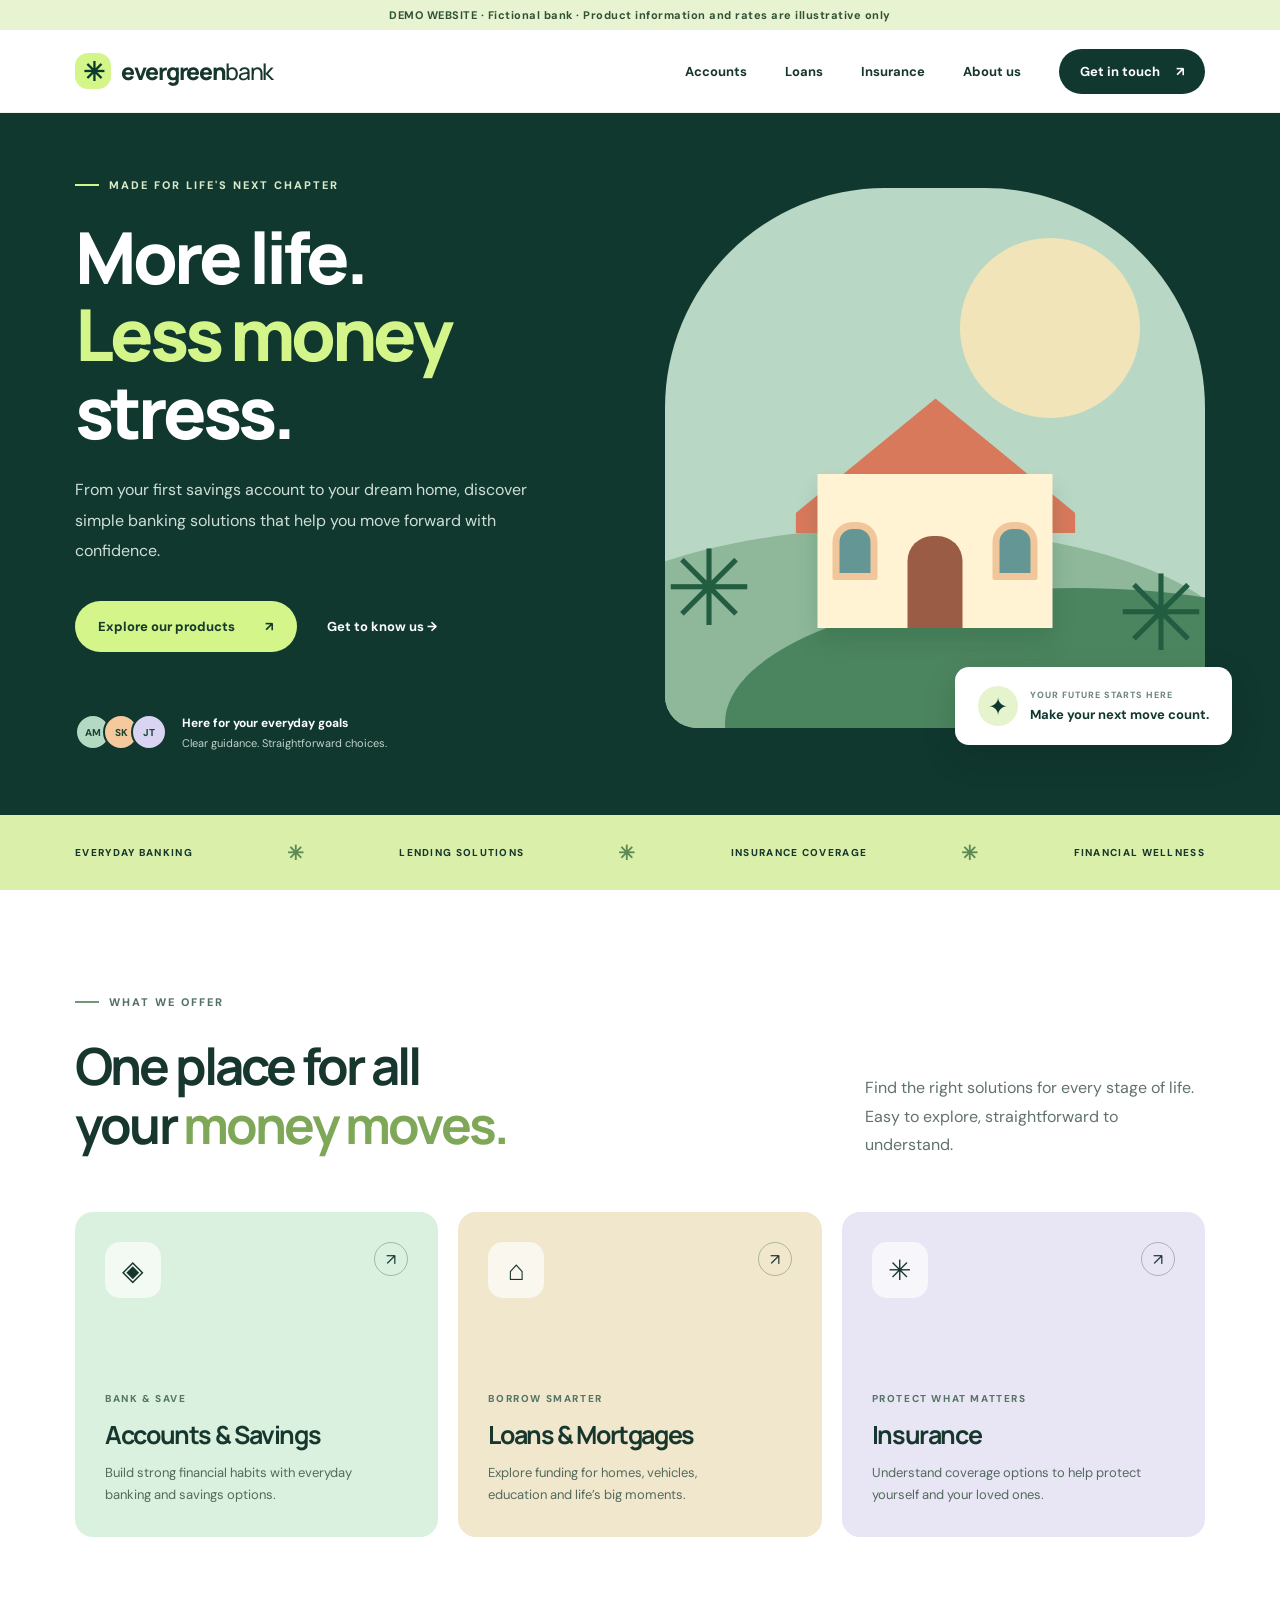
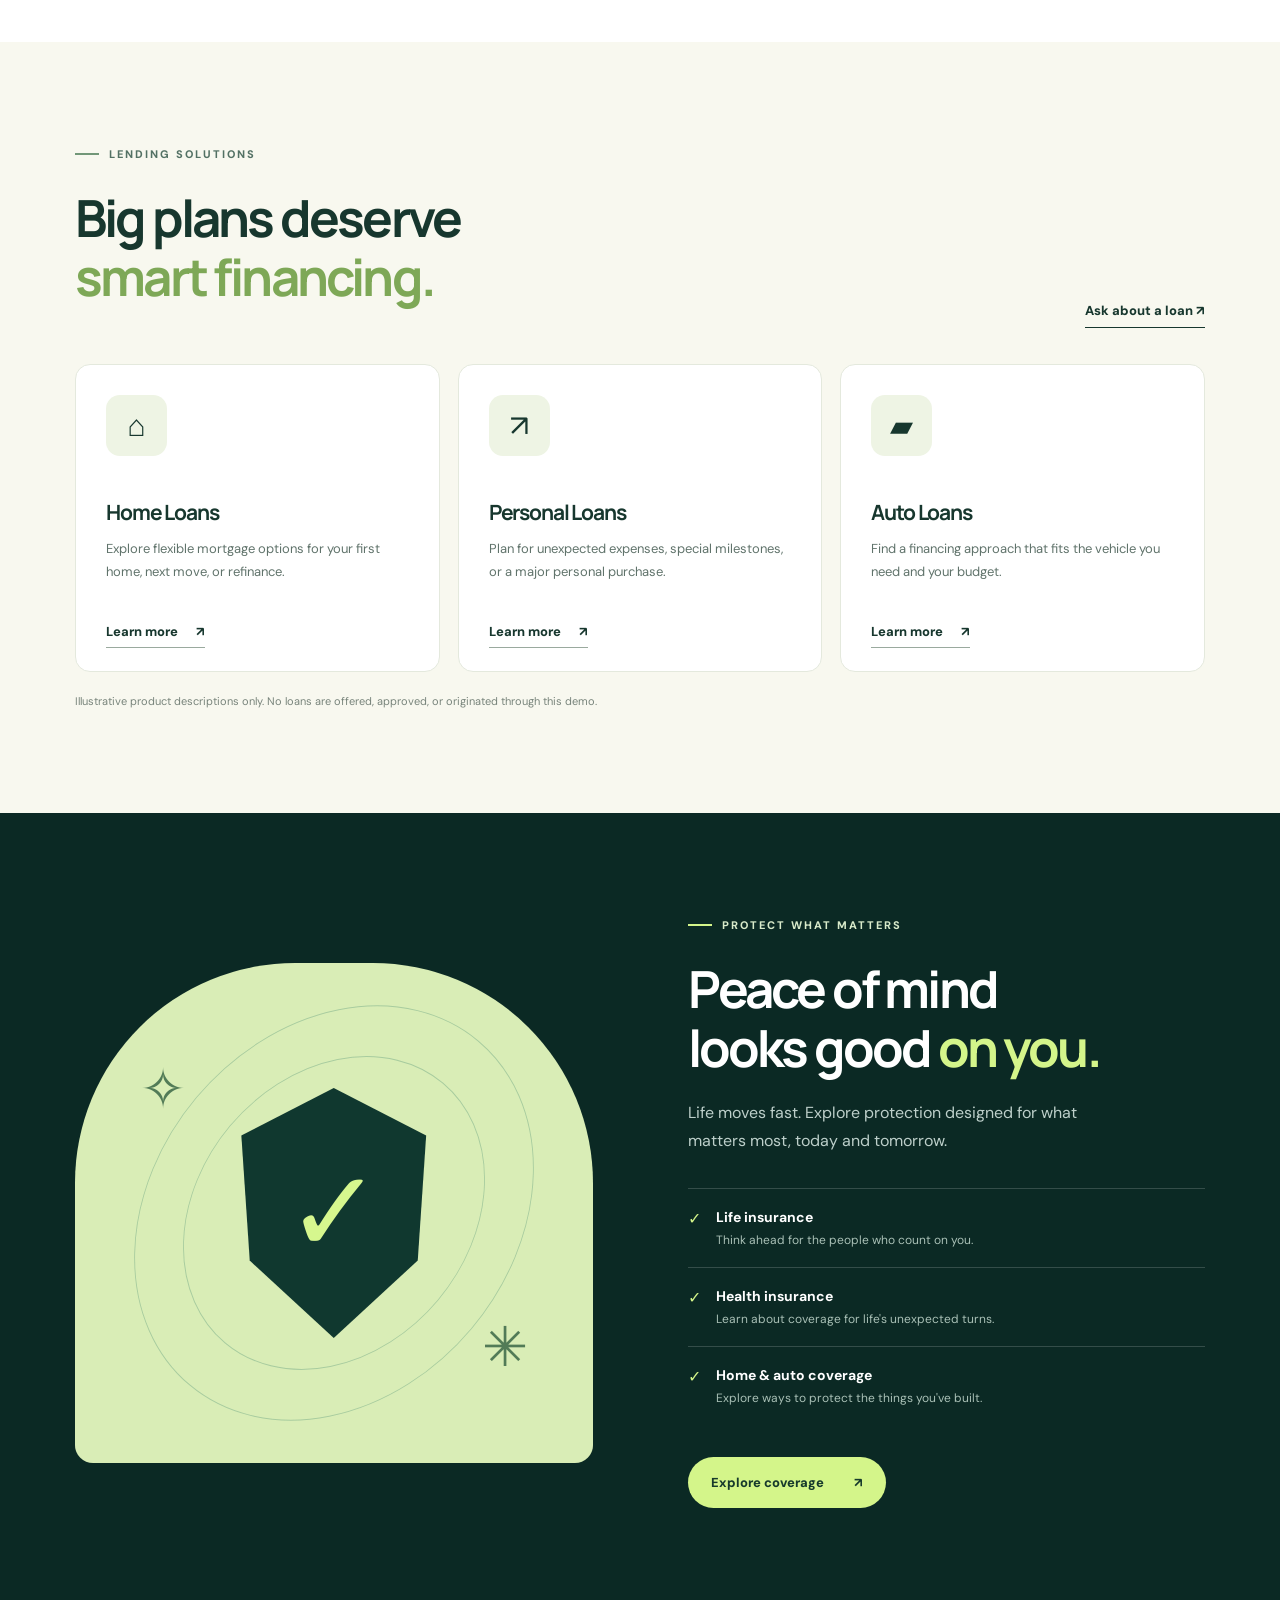
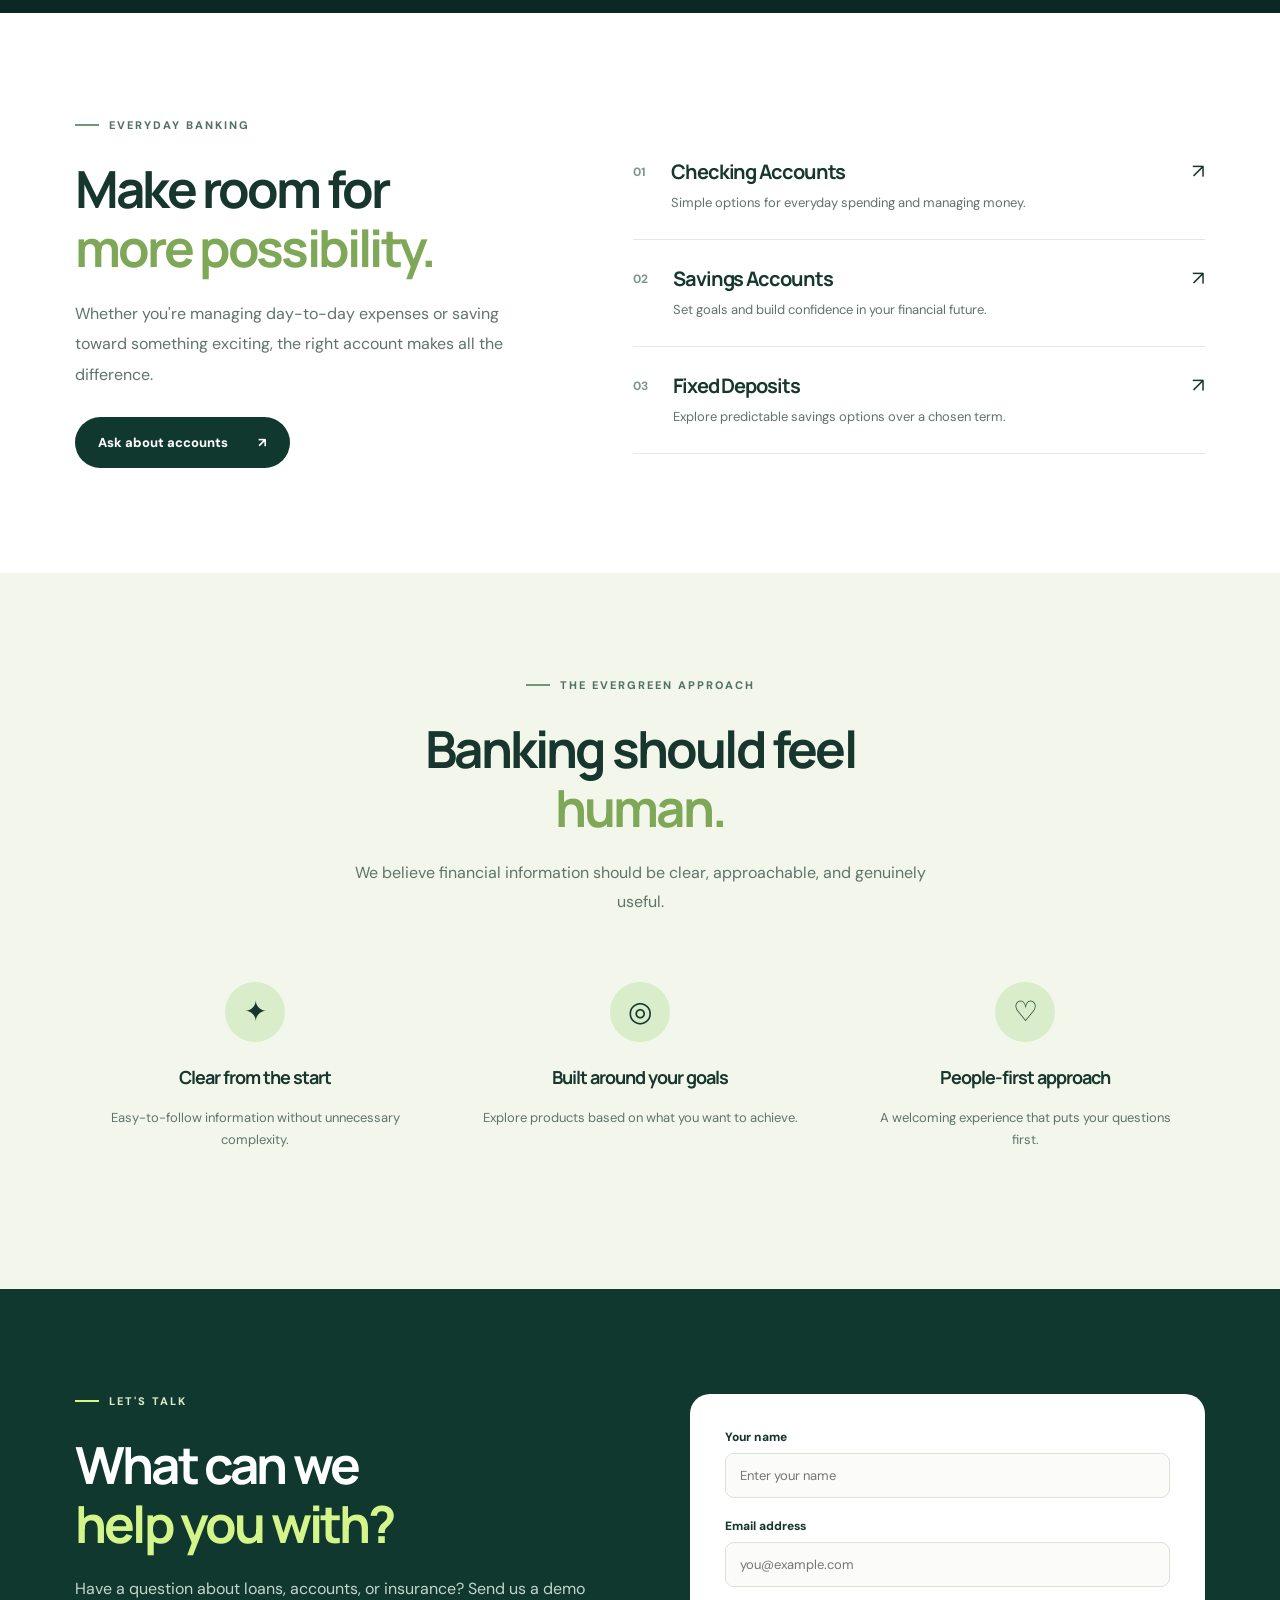
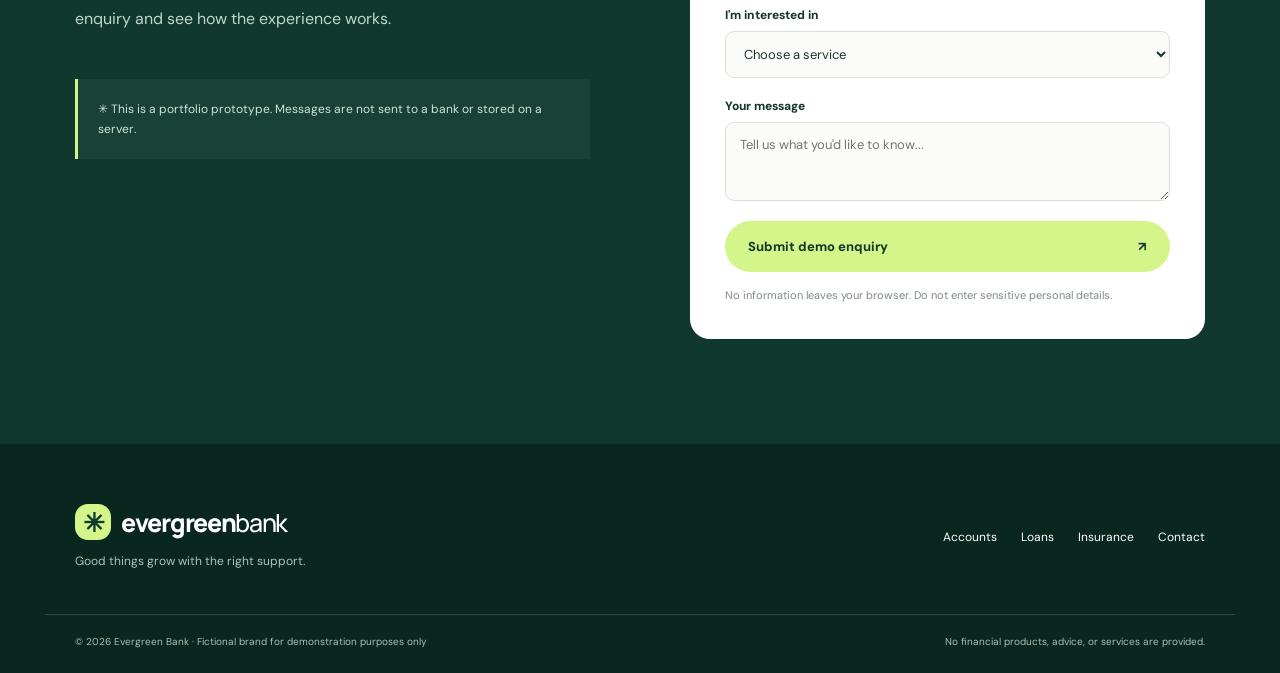
<file: index.html>
<!doctype html>
<html lang="en">
<head>
  <meta charset="UTF-8"><meta name="viewport" content="width=device-width, initial-scale=1">
  <meta name="theme-color" content="#10352c">
  <meta name="description" content="Evergreen Bank — explore everyday banking, home loans, personal loans, insurance and savings solutions. Fictional demo website.">
  <title>Evergreen Bank | Banking for what matters</title>
  <link rel="preconnect" href="https://fonts.googleapis.com"><link rel="preconnect" href="https://fonts.gstatic.com" crossorigin>
  <link href="https://fonts.googleapis.com/css2?family=DM+Sans:wght@400;500;600;700&family=Manrope:wght@400;500;600;700;800&display=swap" rel="stylesheet">
  <link rel="stylesheet" href="styles.css">
</head>
<body>
  <div class="demo-ribbon">DEMO WEBSITE · Fictional bank · Product information and rates are illustrative only</div>
  <header class="site-header"><div class="container header-inner">
    <a href="#home" class="logo" aria-label="Evergreen Bank home"><span class="logo-icon">✳</span><span>evergreen<span class="logo-bank">bank</span></span></a>
    <button class="mobile-toggle" id="menu-toggle" aria-controls="site-nav" aria-expanded="false" aria-label="Toggle navigation">☰</button>
    <nav id="site-nav" class="navigation" aria-label="Main navigation"><a href="#accounts">Accounts</a><a href="#loans">Loans</a><a href="#insurance">Insurance</a><a href="#why-us">About us</a><a class="nav-cta" href="#contact">Get in touch <span>↗</span></a></nav>
  </div></header>
  <main>
    <section id="home" class="hero"><div class="container hero-grid"><div class="hero-copy"><div class="eyebrow"><span class="eyebrow-line"></span> MADE FOR LIFE'S NEXT CHAPTER</div><h1>More life.<br><em>Less money</em><br>stress.</h1><p>From your first savings account to your dream home, discover simple banking solutions that help you move forward with confidence.</p><div class="hero-actions"><a class="button button-lime" href="#products">Explore our products <span>↗</span></a><a href="#why-us" class="text-link">Get to know us <span>→</span></a></div><div class="trust-row"><div class="avatar-stack"><span>AM</span><span>SK</span><span>JT</span></div><div><strong>Here for your everyday goals</strong><small>Clear guidance. Straightforward choices.</small></div></div></div><div class="hero-visual" aria-label="Stylized image of a modern home"><div class="hero-art"><div class="sun"></div><div class="hill hill-back"></div><div class="hill hill-front"></div><div class="house"><div class="roof"></div><div class="building"><div class="window window-left"></div><div class="door"></div><div class="window window-right"></div></div></div><div class="tree tree-left">✳</div><div class="tree tree-right">✳</div></div><div class="hero-float"><span class="float-symbol">✦</span><div><small>YOUR FUTURE STARTS HERE</small><strong>Make your next move count.</strong></div></div></div></div></section>
    <section class="quick-strip" aria-label="Banking highlights"><div class="container quick-inner"><span>EVERYDAY BANKING</span><span class="separator">✳</span><span>LENDING SOLUTIONS</span><span class="separator">✳</span><span>INSURANCE COVERAGE</span><span class="separator">✳</span><span>FINANCIAL WELLNESS</span></div></section>
    <section id="products" class="section products"><div class="container"><div class="section-top"><div><div class="eyebrow dark"><span class="eyebrow-line"></span> WHAT WE OFFER</div><h2>One place for all<br>your <em>money moves.</em></h2></div><p>Find the right solutions for every stage of life. Easy to explore, straightforward to understand.</p></div><div class="product-grid">
      <a class="product-card card-account" href="#accounts"><div class="product-top"><span class="card-icon">◈</span><span class="card-arrow">↗</span></div><div><span class="product-kicker">BANK & SAVE</span><h3>Accounts & Savings</h3><p>Build strong financial habits with everyday banking and savings options.</p></div></a>
      <a class="product-card card-loan" href="#loans"><div class="product-top"><span class="card-icon">⌂</span><span class="card-arrow">↗</span></div><div><span class="product-kicker">BORROW SMARTER</span><h3>Loans & Mortgages</h3><p>Explore funding for homes, vehicles, education and life’s big moments.</p></div></a>
      <a class="product-card card-insurance" href="#insurance"><div class="product-top"><span class="card-icon">✳</span><span class="card-arrow">↗</span></div><div><span class="product-kicker">PROTECT WHAT MATTERS</span><h3>Insurance</h3><p>Understand coverage options to help protect yourself and your loved ones.</p></div></a>
    </div></div></section>
    <section id="loans" class="section loans-section"><div class="container"><div class="section-top"><div><div class="eyebrow dark"><span class="eyebrow-line"></span> LENDING SOLUTIONS</div><h2>Big plans deserve<br><em>smart financing.</em></h2></div><a href="#contact" class="inline-link">Ask about a loan <span>↗</span></a></div><div class="detail-grid"><article class="detail-card"><div class="detail-icon">⌂</div><h3>Home Loans</h3><p>Explore flexible mortgage options for your first home, next move, or refinance.</p><a href="#contact">Learn more <span>↗</span></a></article><article class="detail-card"><div class="detail-icon">↗</div><h3>Personal Loans</h3><p>Plan for unexpected expenses, special milestones, or a major personal purchase.</p><a href="#contact">Learn more <span>↗</span></a></article><article class="detail-card"><div class="detail-icon">▰</div><h3>Auto Loans</h3><p>Find a financing approach that fits the vehicle you need and your budget.</p><a href="#contact">Learn more <span>↗</span></a></article></div><p class="fine-print">Illustrative product descriptions only. No loans are offered, approved, or originated through this demo.</p></div></section>
    <section id="insurance" class="insurance-section section"><div class="container insurance-grid"><div class="insurance-image"><div class="insurance-art"><div class="shield">✓</div><div class="orbit orbit-one"></div><div class="orbit orbit-two"></div><span class="art-star star1">✧</span><span class="art-star star2">✳</span></div></div><div class="insurance-copy"><div class="eyebrow"><span class="eyebrow-line"></span> PROTECT WHAT MATTERS</div><h2>Peace of mind<br>looks good <em>on you.</em></h2><p>Life moves fast. Explore protection designed for what matters most, today and tomorrow.</p><div class="insurance-list"><div><span>✓</span><div><strong>Life insurance</strong><small>Think ahead for the people who count on you.</small></div></div><div><span>✓</span><div><strong>Health insurance</strong><small>Learn about coverage for life's unexpected turns.</small></div></div><div><span>✓</span><div><strong>Home & auto coverage</strong><small>Explore ways to protect the things you've built.</small></div></div></div><a class="button button-lime" href="#contact">Explore coverage <span>↗</span></a></div></div></section>
    <section id="accounts" class="section accounts-section"><div class="container accounts-grid"><div><div class="eyebrow dark"><span class="eyebrow-line"></span> EVERYDAY BANKING</div><h2>Make room for<br><em>more possibility.</em></h2><p>Whether you're managing day-to-day expenses or saving toward something exciting, the right account makes all the difference.</p><a class="button button-dark" href="#contact">Ask about accounts <span>↗</span></a></div><div class="account-options"><div><span class="account-number">01</span><div><h3>Checking Accounts</h3><p>Simple options for everyday spending and managing money.</p></div><span class="option-arrow">↗</span></div><div><span class="account-number">02</span><div><h3>Savings Accounts</h3><p>Set goals and build confidence in your financial future.</p></div><span class="option-arrow">↗</span></div><div><span class="account-number">03</span><div><h3>Fixed Deposits</h3><p>Explore predictable savings options over a chosen term.</p></div><span class="option-arrow">↗</span></div></div></div></section>
    <section id="why-us" class="section why-section"><div class="container"><div class="center-header"><div class="eyebrow dark"><span class="eyebrow-line"></span> THE EVERGREEN APPROACH</div><h2>Banking should feel<br><em>human.</em></h2><p>We believe financial information should be clear, approachable, and genuinely useful.</p></div><div class="why-grid"><article><span>✦</span><h3>Clear from the start</h3><p>Easy-to-follow information without unnecessary complexity.</p></article><article><span>◎</span><h3>Built around your goals</h3><p>Explore products based on what you want to achieve.</p></article><article><span>♡</span><h3>People-first approach</h3><p>A welcoming experience that puts your questions first.</p></article></div></div></section>
    <section id="contact" class="section contact-section"><div class="container contact-grid"><div><div class="eyebrow"><span class="eyebrow-line"></span> LET'S TALK</div><h2>What can we<br><em>help you with?</em></h2><p>Have a question about loans, accounts, or insurance? Send us a demo enquiry and see how the experience works.</p><div class="contact-hint">✳ This is a portfolio prototype. Messages are not sent to a bank or stored on a server.</div></div><form id="enquiry-form" class="enquiry-form"><label for="full-name">Your name</label><input required id="full-name" maxlength="80" name="name" placeholder="Enter your name" autocomplete="name"><label for="email">Email address</label><input required id="email" type="email" name="email" maxlength="120" placeholder="you@example.com" autocomplete="email"><label for="interest">I'm interested in</label><select id="interest" name="interest" required><option value="">Choose a service</option><option>Home loans</option><option>Personal loans</option><option>Auto loans</option><option>Savings & accounts</option><option>Insurance</option><option>General enquiry</option></select><label for="message">Your message</label><textarea id="message" name="message" rows="3" maxlength="600" placeholder="Tell us what you'd like to know..."></textarea><button type="submit" class="button button-lime">Submit demo enquiry <span>↗</span></button><p class="form-note" id="form-status" role="status" aria-live="polite">No information leaves your browser. Do not enter sensitive personal details.</p></form></div></section>
  </main>
  <footer class="footer"><div class="container footer-main"><div><a href="#home" class="logo logo-footer"><span class="logo-icon">✳</span><span>evergreen<span class="logo-bank">bank</span></span></a><p>Good things grow with the right support.</p></div><div class="footer-links"><a href="#accounts">Accounts</a><a href="#loans">Loans</a><a href="#insurance">Insurance</a><a href="#contact">Contact</a></div></div><div class="container footer-bottom"><span>© <span id="year"></span> Evergreen Bank · Fictional brand for demonstration purposes only</span><span>No financial products, advice, or services are provided.</span></div></footer>
<script type="text/javascript" charset="utf-8">
(function (g, e, n, es, ys) {
  g['_genesysJs'] = e;
  g[e] = g[e] || function () {
    (g[e].q = g[e].q || []).push(arguments)
  };
  g[e].t = 1 * new Date();
  g[e].c = es;
  ys = document.createElement('script');
  ys.async = 1;
  ys.src = n;
  ys.charset = 'utf-8';
  document.head.appendChild(ys);
})(window, 'Genesys',
'https://apps.usw2.pure.cloud/genesys-bootstrap/genesys.min.js',
{
  environment: 'prod-usw2',
  deploymentId: '5e1f7968-f9c7-4ad5-9e55-b31b59b777b8'
});
</script>

<script src="app.js"></script>
</body>
</html>
</file>
<file: styles.css>
:root{--dark:#10382f;--deep:#0b2924;--lime:#d4f58a;--cream:#f8f8ef;--text:#17372e;--muted:#60736b;--border:#e4e9dd}*{box-sizing:border-box}html{scroll-behavior:smooth}body{margin:0;color:var(--text);font-family:'DM Sans',Arial,sans-serif;background:#fff}h1,h2,h3,p{margin-top:0}a{color:inherit;text-decoration:none}button,input,select,textarea{font:inherit}button,a,input,select,textarea{outline-offset:3px}.container{max-width:1190px;margin:auto;padding:0 30px}.demo-ribbon{background:#e8f3d1;color:#305236;text-align:center;font-size:11px;font-weight:700;letter-spacing:.045em;padding:8px 14px}.site-header{position:sticky;top:0;z-index:50;background:#fff;border-bottom:1px solid #eff1ea}.header-inner{display:flex;justify-content:space-between;align-items:center;height:82px}.logo{display:flex;align-items:center;gap:10px;font-family:Manrope,sans-serif;font-weight:800;font-size:23px;letter-spacing:-1.3px}.logo-bank{font-weight:500}.logo-icon{display:grid;place-items:center;color:#0e3a2e;background:var(--lime);border-radius:13px;width:36px;height:36px;font-size:26px;line-height:1}.navigation{display:flex;align-items:center;gap:38px;font-weight:700;font-size:13px}.navigation>a:hover,.text-link:hover,.inline-link:hover{opacity:.7}.nav-cta{padding:14px 21px;background:var(--dark);color:white;border-radius:100px}.nav-cta span{padding-left:13px}.mobile-toggle{display:none;border:0;background:none;font-size:26px;cursor:pointer}.hero{background:var(--dark);color:#fff;overflow:hidden}.hero-grid{display:grid;grid-template-columns:1fr 1fr;min-height:615px;align-items:center;gap:50px;padding-top:65px;padding-bottom:65px}.eyebrow{display:flex;gap:10px;align-items:center;color:#d8eaca;font-size:11px;letter-spacing:2px;font-weight:800;margin-bottom:27px}.eyebrow-line{width:24px;height:2px;background:var(--lime)}.eyebrow.dark{color:#537164}.eyebrow.dark .eyebrow-line{background:#729778}h1,h2,h3{font-family:Manrope,sans-serif;letter-spacing:-.055em}h1{font-size:clamp(54px,5.6vw,88px);font-weight:800;line-height:1.08;margin-bottom:24px}h1 em,h2 em{color:var(--lime);font-style:normal}h2{font-size:clamp(36px,4vw,53px);line-height:1.15;margin-bottom:22px}h2 em{color:#7ea857}.hero-copy>p{max-width:470px;color:#cfdfd7;font-size:16px;line-height:1.9}.hero-actions{display:flex;align-items:center;gap:30px;margin-top:35px}.button{display:inline-flex;justify-content:space-between;align-items:center;gap:30px;border:0;cursor:pointer;border-radius:100px;padding:17px 23px;font-weight:800;font-size:13px;transition:transform .2s}.button:hover{transform:translateY(-2px)}.button-lime{background:var(--lime);color:#173a2c}.button-dark{background:var(--dark);color:#fff}.text-link{font-size:13px;font-weight:700}.trust-row{display:flex;align-items:center;gap:15px;margin-top:62px}.avatar-stack{display:flex;padding-left:8px}.avatar-stack span{display:grid;place-items:center;height:36px;width:36px;border:2px solid #10382f;border-radius:50%;background:#b4d9c2;color:#1b4436;font-size:10px;font-weight:800;margin-left:-8px}.avatar-stack span:nth-child(2){background:#f4c99c}.avatar-stack span:nth-child(3){background:#d9d4f1}.trust-row strong{display:block;font-size:12px}.trust-row small{display:block;color:#c1d3ca;font-size:11px;margin-top:5px}.hero-visual{position:relative;align-self:stretch;min-height:480px;display:flex;align-items:center}.hero-art{position:absolute;inset:10px 0 22px;border-radius:220px 220px 32px 32px;background:#b9d7c5;overflow:hidden}.sun{position:absolute;width:180px;height:180px;border-radius:100%;background:#f2e4b9;right:65px;top:50px}.hill{position:absolute;bottom:-90px;width:130%;height:270px;border-radius:50%}.hill-back{background:#8fb89b;left:-120px;bottom:-70px}.hill-front{background:#4b855f;left:60px;bottom:-130px}.house{position:absolute;bottom:100px;left:50%;transform:translateX(-50%);width:235px;height:235px}.roof{position:absolute;top:5px;left:-22px;width:280px;height:135px;background:#d9795c;clip-path:polygon(50% 0,100% 85%,100% 100%,0 100%,0 85%)}.building{position:absolute;bottom:0;width:235px;height:154px;background:#fff3d4;display:flex;align-items:center;justify-content:space-around;box-shadow:0 15px 20px #23533333}.window{width:45px;height:58px;background:#639695;border:7px solid #f2c69b;border-radius:20px 20px 2px 2px}.door{height:92px;width:55px;align-self:flex-end;background:#9b5c45;border-radius:25px 25px 0 0}.tree{position:absolute;color:#235d41;font-size:105px;bottom:70px}.tree-left{left:0}.tree-right{right:0;bottom:45px}.hero-float{position:absolute;bottom:5px;right:-27px;background:#fff;color:var(--dark);border-radius:14px;padding:19px 23px;display:flex;gap:12px;align-items:center;box-shadow:0 12px 35px #0002}.float-symbol{width:40px;height:40px;background:#e6f4cd;border-radius:50%;display:grid;place-items:center;font-size:24px}.hero-float small,.hero-float strong{display:block}.hero-float small{font-size:9px;letter-spacing:1px;color:#70877a;font-weight:800}.hero-float strong{font-size:13px;margin-top:5px}.quick-strip{background:#d9efaa}.quick-inner{display:flex;justify-content:space-between;align-items:center;gap:12px;min-height:75px;font-size:10px;letter-spacing:1.3px;font-weight:800}.separator{font-size:20px;color:#5c8954}.section{padding:105px 0}.section-top{display:flex;justify-content:space-between;align-items:end;gap:35px;margin-bottom:36px}.section-top>p{max-width:340px;line-height:1.8;color:var(--muted)}.product-grid{display:grid;grid-template-columns:repeat(3,1fr);gap:20px}.product-card{display:flex;flex-direction:column;justify-content:space-between;min-height:325px;padding:30px;border-radius:18px;transition:transform .2s}.product-card:hover{transform:translateY(-5px)}.card-account{background:#d9f1de}.card-loan{background:#f1e7cd}.card-insurance{background:#e8e5f5}.product-top{display:flex;justify-content:space-between;align-items:start}.card-icon{font-size:28px;display:grid;place-items:center;background:#ffffffa8;border-radius:15px;width:56px;height:56px}.card-arrow{border-radius:50%;border:1px solid #5573666f;display:grid;place-items:center;width:34px;height:34px}.product-kicker{font-size:10px;letter-spacing:1.6px;font-weight:800;color:#567565}.product-card h3{font-size:25px;margin:10px 0 10px}.product-card p{max-width:270px;font-size:13px;line-height:1.75;color:#536a5d;margin-bottom:0}.loans-section{background:var(--cream)}.inline-link{font-size:13px;font-weight:800;border-bottom:1px solid;padding-bottom:8px}.detail-grid{display:grid;grid-template-columns:repeat(3,1fr);gap:18px}.detail-card{background:#fff;border:1px solid var(--border);border-radius:15px;padding:30px}.detail-icon{font-size:30px;background:#eef4e4;border-radius:14px;display:grid;place-items:center;width:61px;height:61px;margin-bottom:42px}.detail-card h3{font-size:21px;margin-bottom:11px}.detail-card p{font-size:13px;color:var(--muted);line-height:1.8;min-height:70px}.detail-card a{font-size:13px;font-weight:800;border-bottom:1px solid #9aaa9e;padding-bottom:7px}.detail-card a span{margin-left:15px}.fine-print{font-size:11px;color:#78847b;margin:22px 0 0}.insurance-section{background:var(--deep);color:white}.insurance-grid{display:grid;grid-template-columns:1fr 1fr;align-items:center;gap:95px}.insurance-image{height:500px;background:#d9edb6;border-radius:220px 220px 18px 18px;overflow:hidden}.insurance-art{height:100%;position:relative;display:grid;place-items:center}.shield{position:relative;z-index:2;display:grid;place-items:center;color:#d6f78e;font-size:115px;background:var(--dark);width:210px;height:250px;clip-path:polygon(50% 0,94% 19%,90% 69%,50% 100%,10% 69%,6% 19%);filter:drop-shadow(0 25px 25px #386b4480)}.orbit{position:absolute;width:340px;height:340px;border:1px solid #5e987b66;border-radius:50%;transform:rotate(40deg) scaleX(.8)}.orbit-two{width:450px;height:450px}.art-star{position:absolute;color:#527b57;font-size:55px}.star1{top:90px;left:65px}.star2{bottom:80px;right:65px}.insurance-copy>p{color:#bdcfca;line-height:1.8;max-width:440px}.insurance-copy h2 em{color:var(--lime)}.insurance-list{margin:32px 0}.insurance-list>div{display:flex;gap:15px;border-top:1px solid #ffffff2b;padding:19px 0}.insurance-list>div>span{color:var(--lime)}.insurance-list strong,.insurance-list small{display:block}.insurance-list strong{font-size:14px}.insurance-list small{margin-top:6px;color:#a9c0b6;font-size:12px}.accounts-grid{display:grid;grid-template-columns:.9fr 1.1fr;gap:90px;align-items:center}.accounts-grid>div>p{color:var(--muted);line-height:1.9;margin-bottom:27px}.account-options>div{border-bottom:1px solid var(--border);padding:25px 0;display:flex;gap:25px;align-items:start}.account-number{font-size:12px;color:#7c9586;font-weight:700;margin-top:6px}.account-options h3{font-size:20px;margin-bottom:7px}.account-options p{font-size:13px;color:var(--muted);line-height:1.7;margin:0}.option-arrow{margin-left:auto;font-size:20px}.why-section{background:#f3f7eb}.center-header{text-align:center;max-width:610px;margin:auto}.center-header .eyebrow{justify-content:center}.center-header p{line-height:1.8;color:var(--muted)}.why-grid{display:grid;grid-template-columns:repeat(3,1fr);gap:25px;margin-top:45px}.why-grid article{text-align:center;padding:20px}.why-grid article>span{display:grid;place-items:center;width:60px;height:60px;margin:0 auto 23px;border-radius:50%;background:#d9edcb;font-size:28px}.why-grid h3{font-size:18px}.why-grid p{color:var(--muted);line-height:1.7;font-size:13px}.contact-section{background:var(--dark);color:white}.contact-grid{display:grid;grid-template-columns:1fr 1fr;gap:100px;align-items:start}.contact-grid>div>p{line-height:1.85;color:#c1d7cb}.contact-grid h2 em{color:var(--lime)}.contact-hint{margin-top:45px;padding:20px;border-left:3px solid var(--lime);color:#cfe3d6;font-size:12px;line-height:1.7;background:#ffffff0b}.enquiry-form{padding:35px;background:white;color:var(--text);border-radius:20px;display:flex;flex-direction:column}.enquiry-form label{font-size:12px;font-weight:800;margin-bottom:8px}.enquiry-form input,.enquiry-form select,.enquiry-form textarea{border:1px solid #d8e2d7;background:#fbfcf9;border-radius:9px;padding:13px 14px;margin-bottom:20px;width:100%;font-size:13px;color:var(--text)}.enquiry-form textarea{resize:vertical}.enquiry-form .button{width:100%}.form-note{margin:15px 0 0;color:#7e8980;font-size:11px;line-height:1.6}.footer{background:#09271f;color:#fff}.footer-main{display:flex;justify-content:space-between;align-items:center;padding-top:60px;padding-bottom:45px}.logo-footer{font-size:25px}.footer-main p{font-size:12px;color:#adc4b9;margin:13px 0 0}.footer-links{display:flex;gap:24px;font-size:12px}.footer-bottom{border-top:1px solid #ffffff26;display:flex;justify-content:space-between;gap:20px;padding-top:20px;padding-bottom:25px;font-size:10px;color:#a7c1b6}@media(max-width:900px){.navigation{gap:15px}.hero-grid,.insurance-grid,.accounts-grid,.contact-grid{gap:40px}.hero-float{right:0}.section{padding:75px 0}h1{font-size:60px}}@media(max-width:700px){.container{padding:0 20px}.header-inner{height:68px}.mobile-toggle{display:block}.navigation{display:none;position:absolute;top:68px;left:0;right:0;background:white;padding:20px;box-shadow:0 12px 22px #0002;flex-direction:column;align-items:stretch}.navigation.open{display:flex}.navigation a{padding:10px}.navigation .nav-cta{padding:14px 18px;text-align:center}.hero-grid,.insurance-grid,.accounts-grid,.contact-grid{grid-template-columns:1fr}.hero-grid{padding-top:65px;gap:25px}.hero-visual{min-height:440px}.hero-art{inset:0 10px 15px}.hero-float{right:0}.trust-row{margin-top:38px}h1{font-size:clamp(51px,11vw,70px)}.hero-actions{gap:18px;flex-wrap:wrap}.quick-inner{flex-wrap:wrap;justify-content:center;padding-top:16px;padding-bottom:16px;min-height:0}.quick-inner span{font-size:9px}.quick-inner .separator{display:none}.section-top{display:block}.product-grid,.detail-grid,.why-grid{grid-template-columns:1fr}.product-card{min-height:245px}.detail-icon{margin-bottom:25px}.detail-card p{min-height:0}.insurance-image{height:365px}.insurance-copy{padding-top:20px}.accounts-grid{gap:35px}.footer-main,.footer-bottom{flex-direction:column;align-items:start}.footer-links{flex-wrap:wrap}.contact-grid{gap:30px}.enquiry-form{padding:22px}}@media(prefers-reduced-motion:reduce){html{scroll-behavior:auto}.button,.product-card{transition:none}}
</file>
